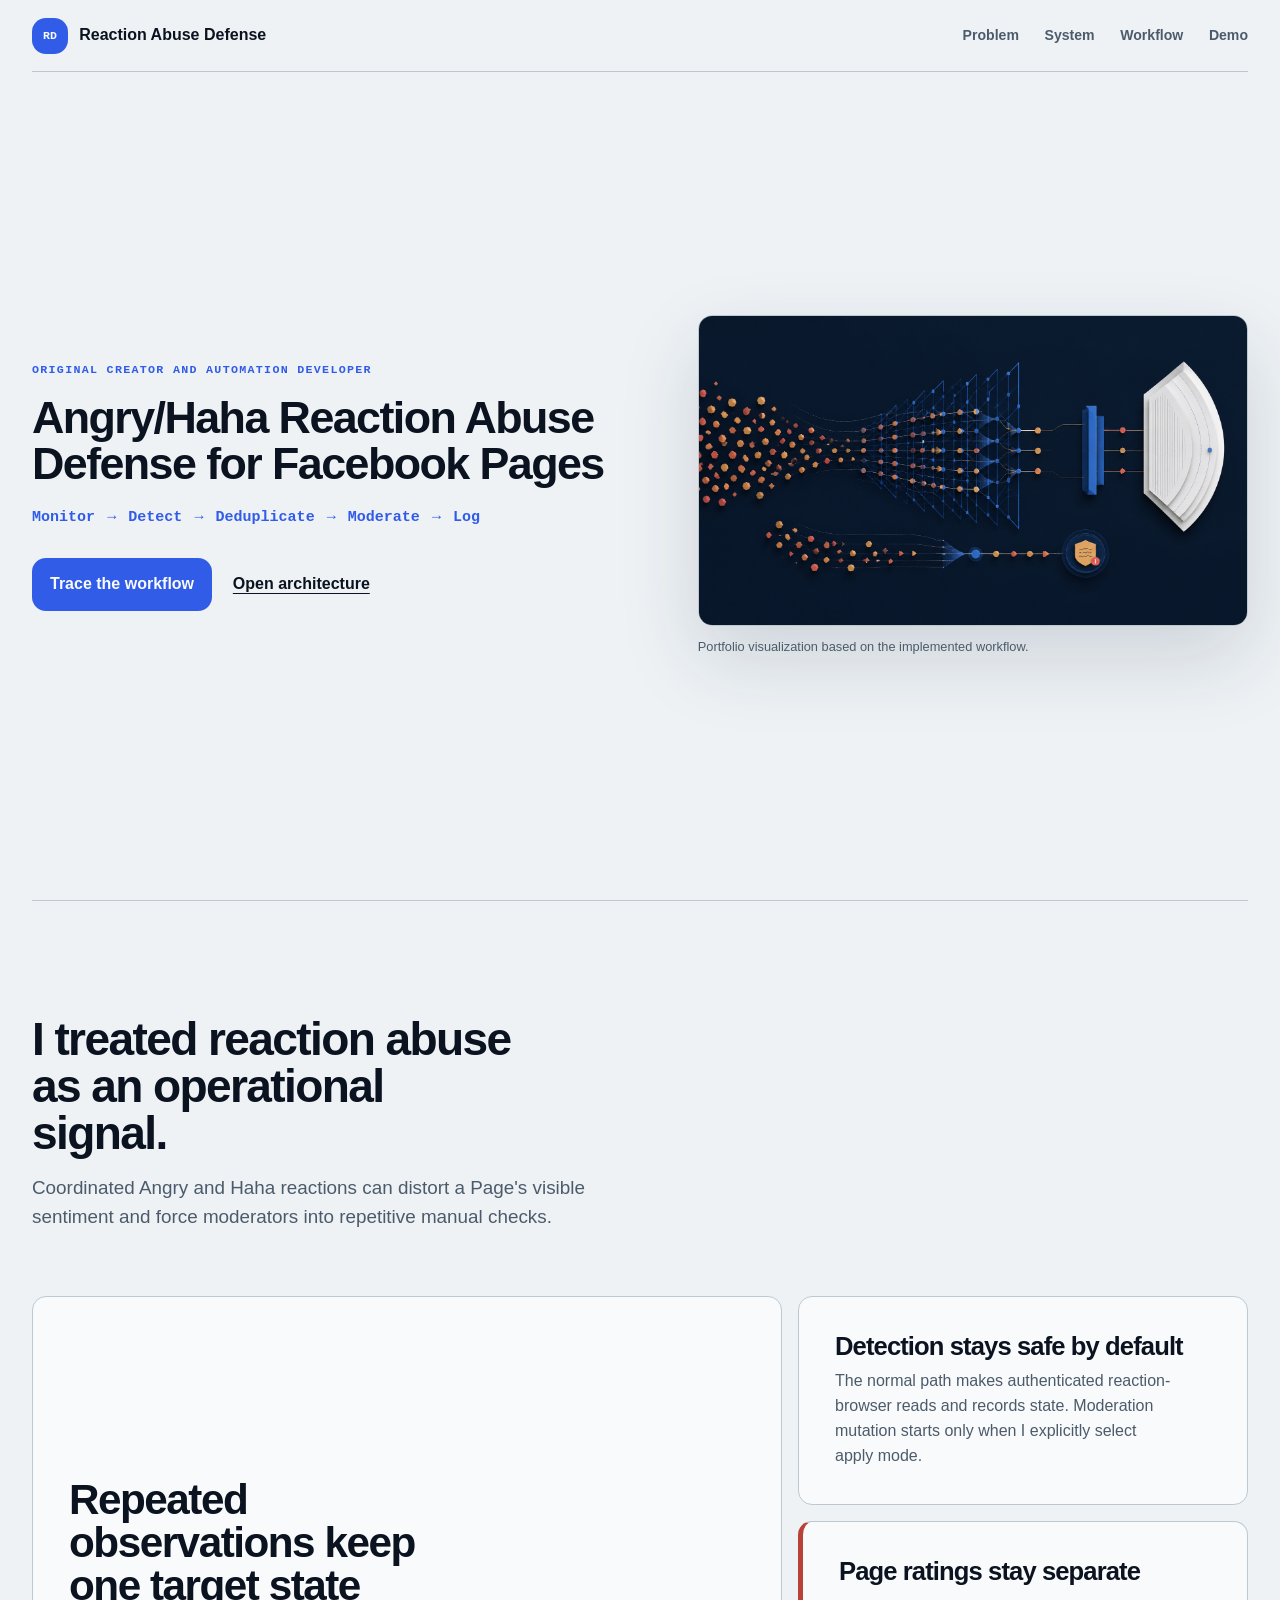
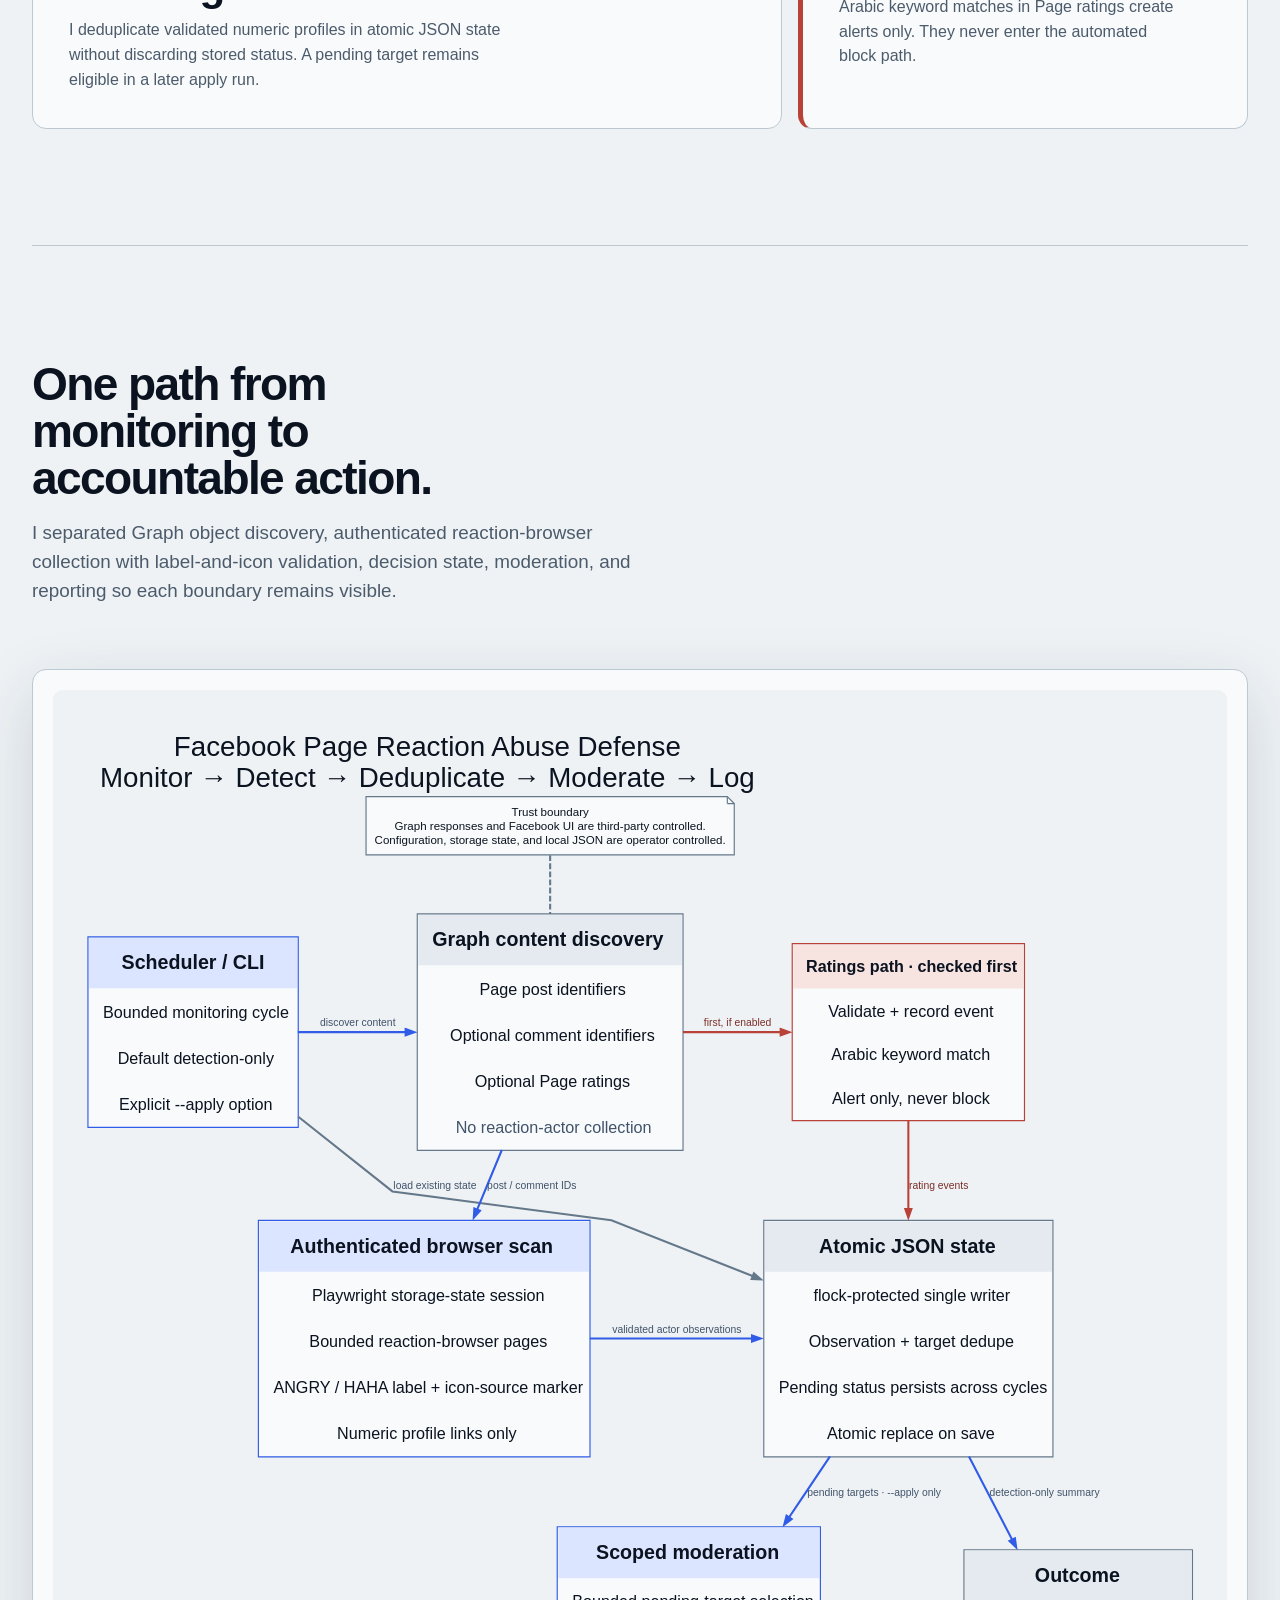
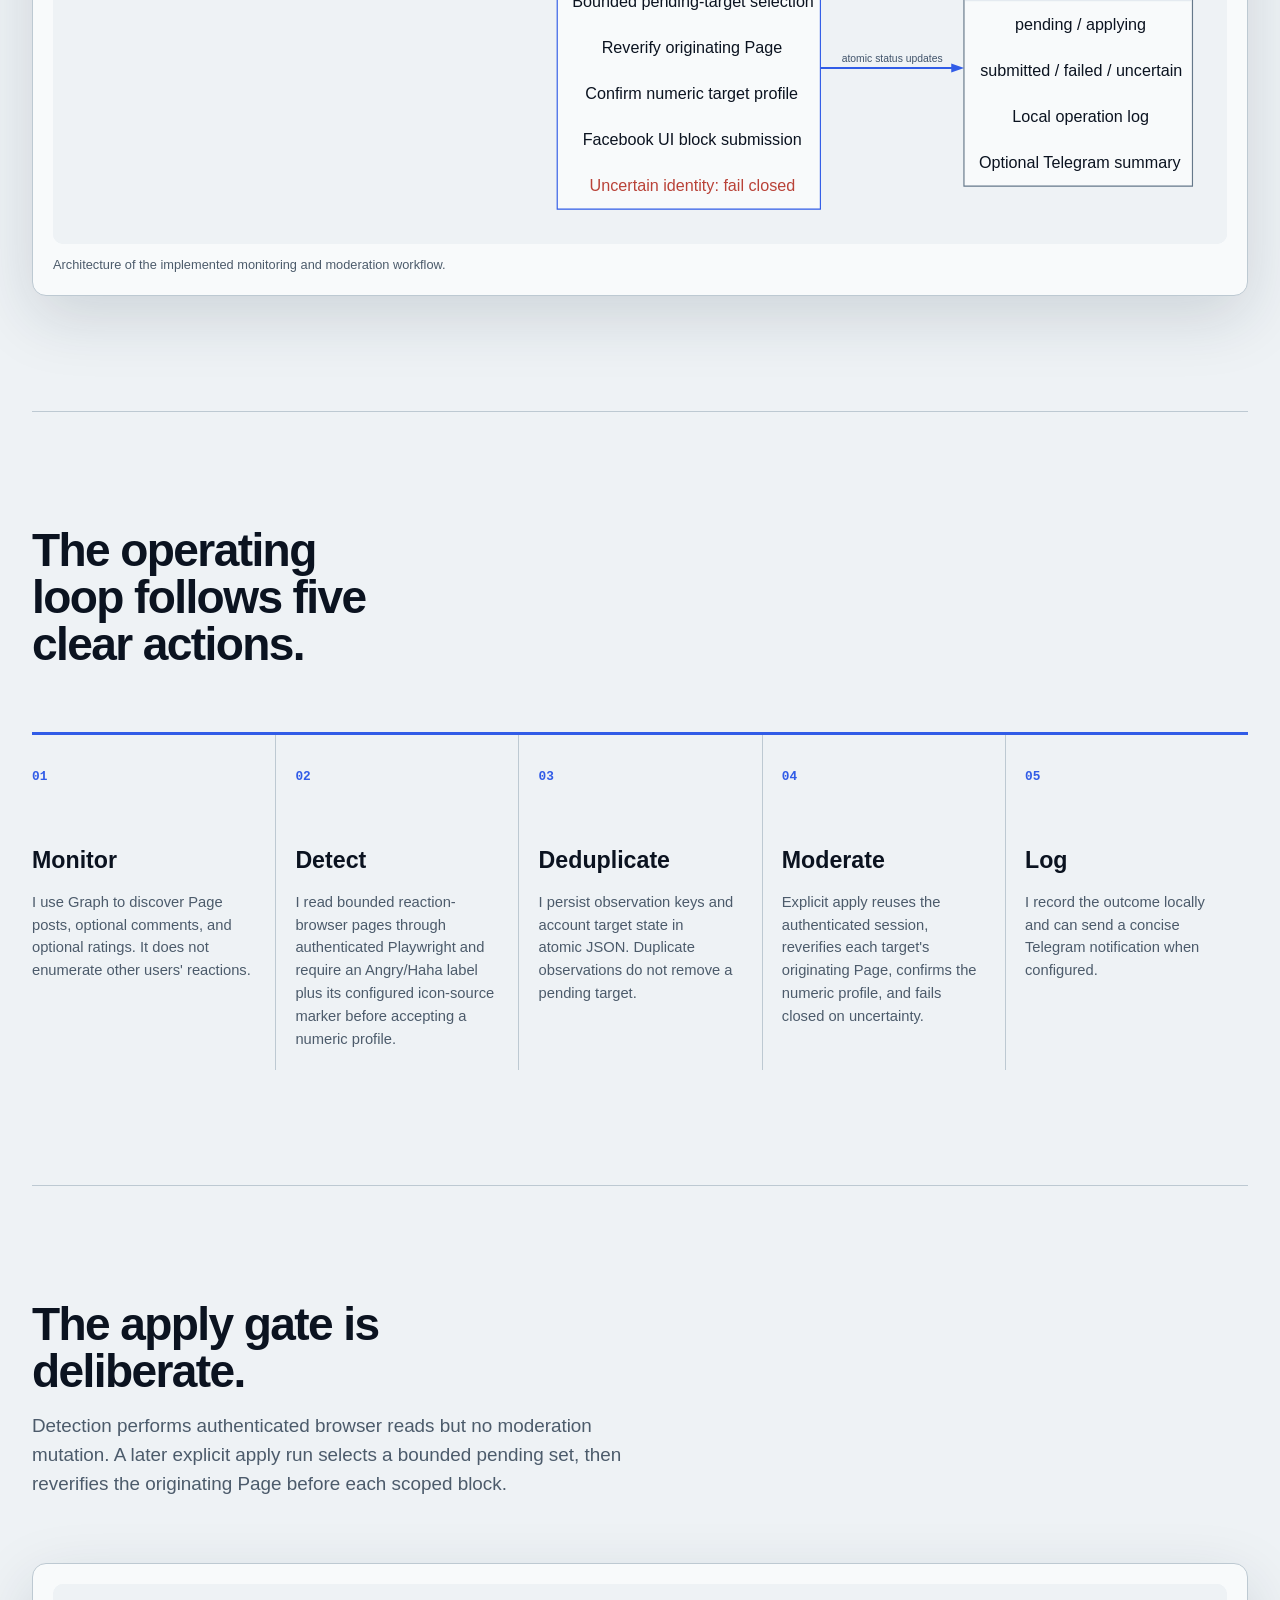
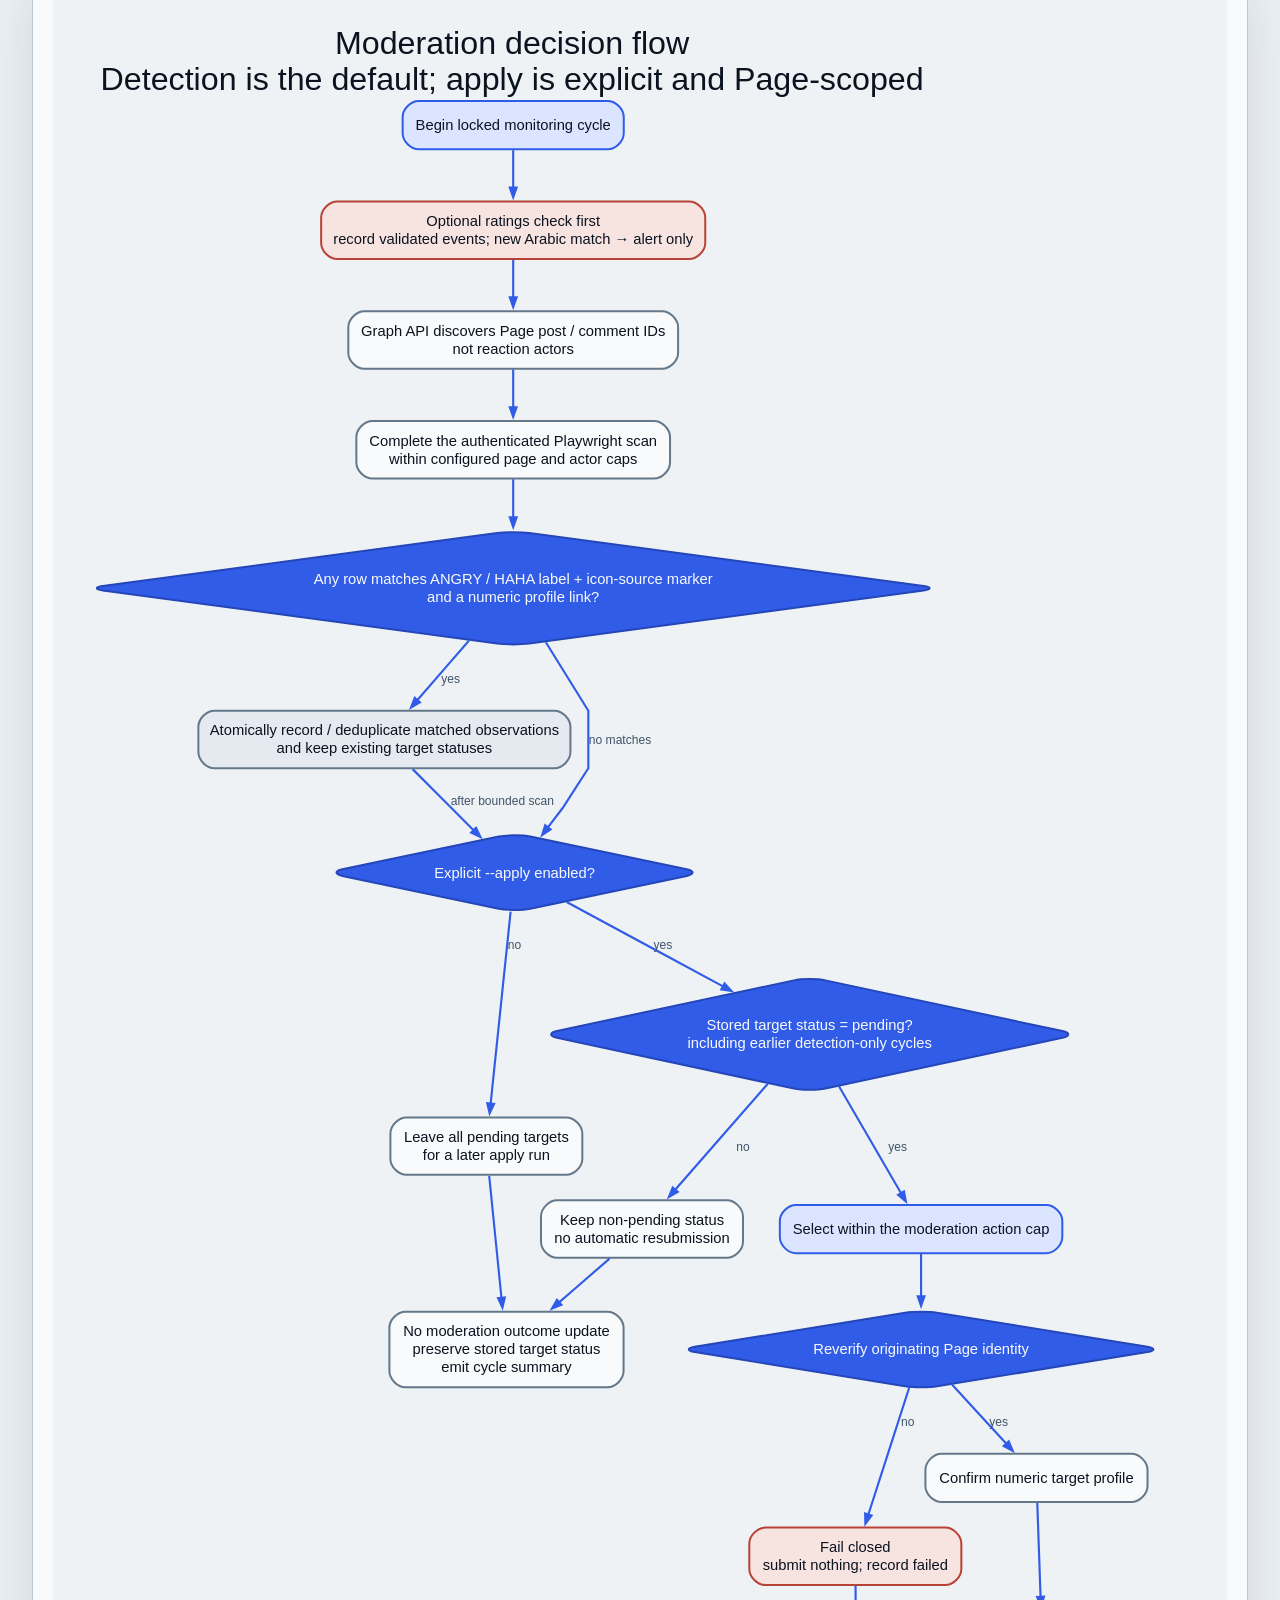
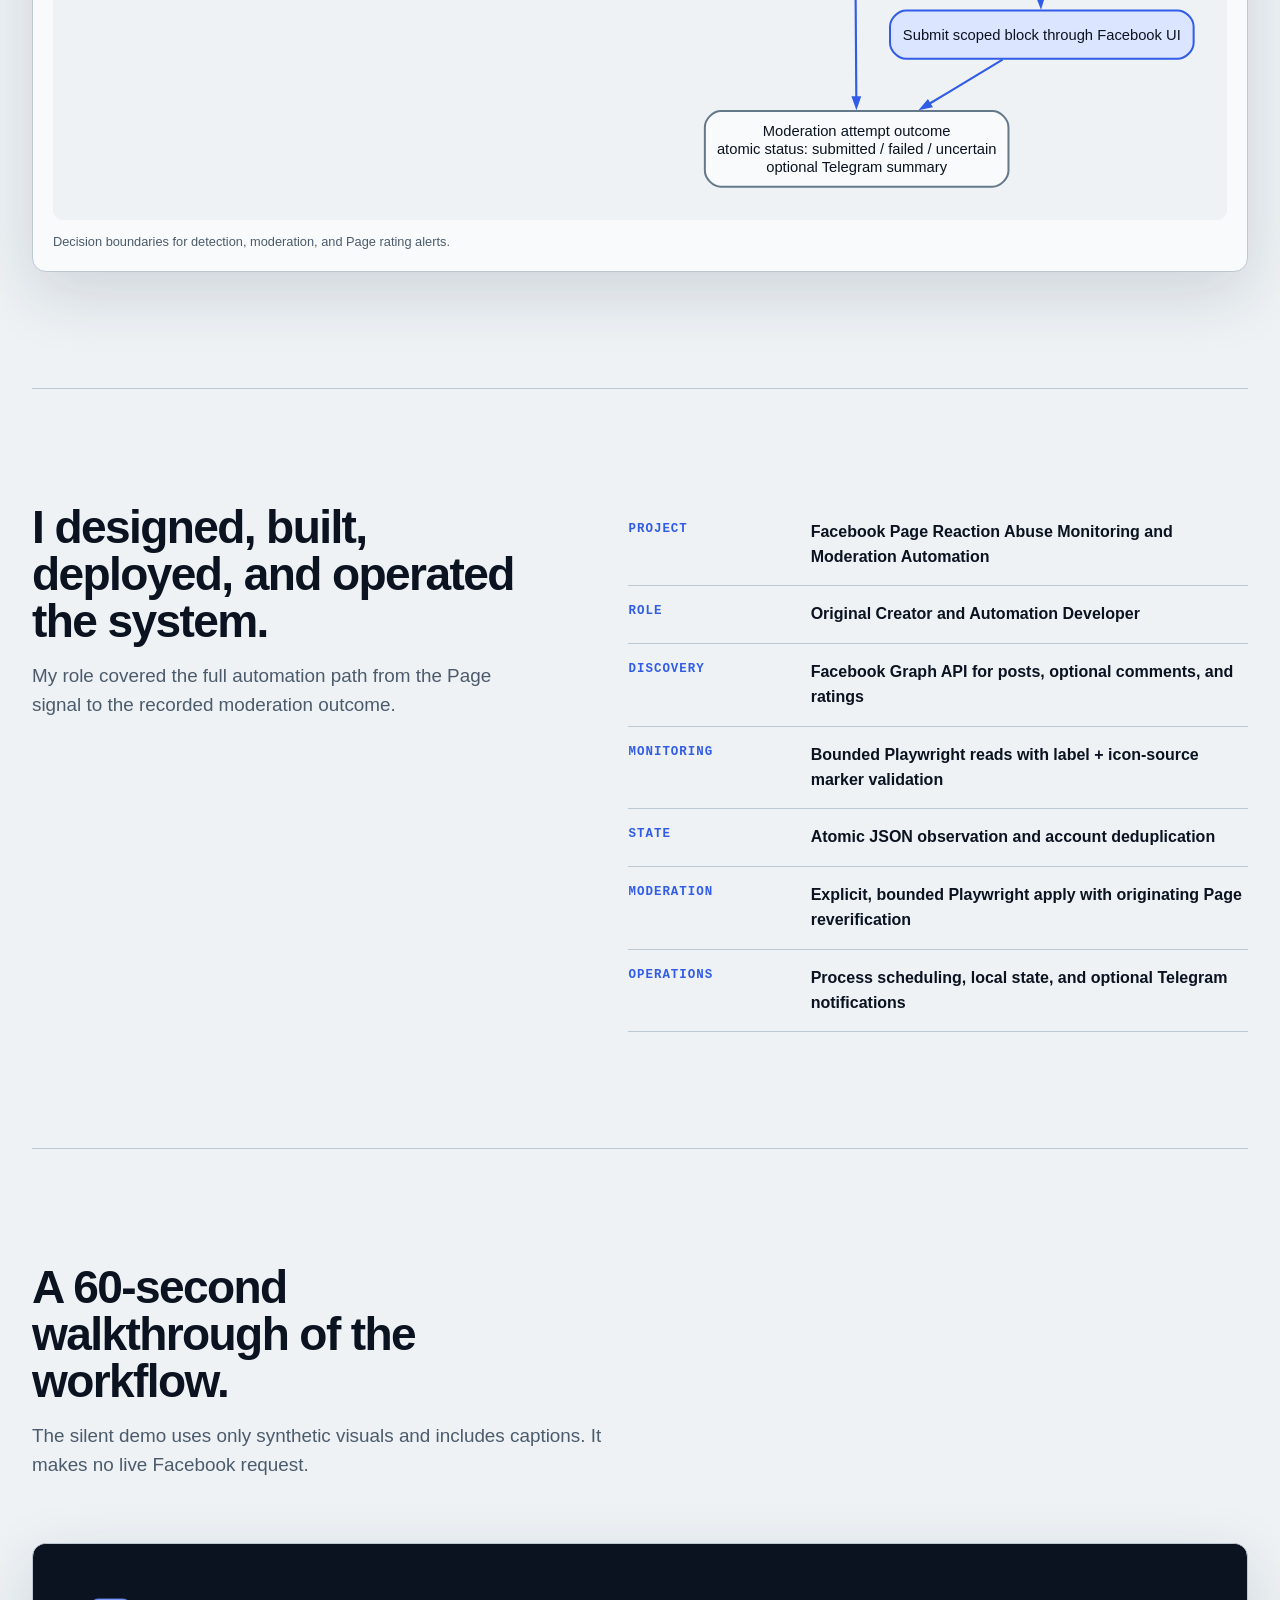
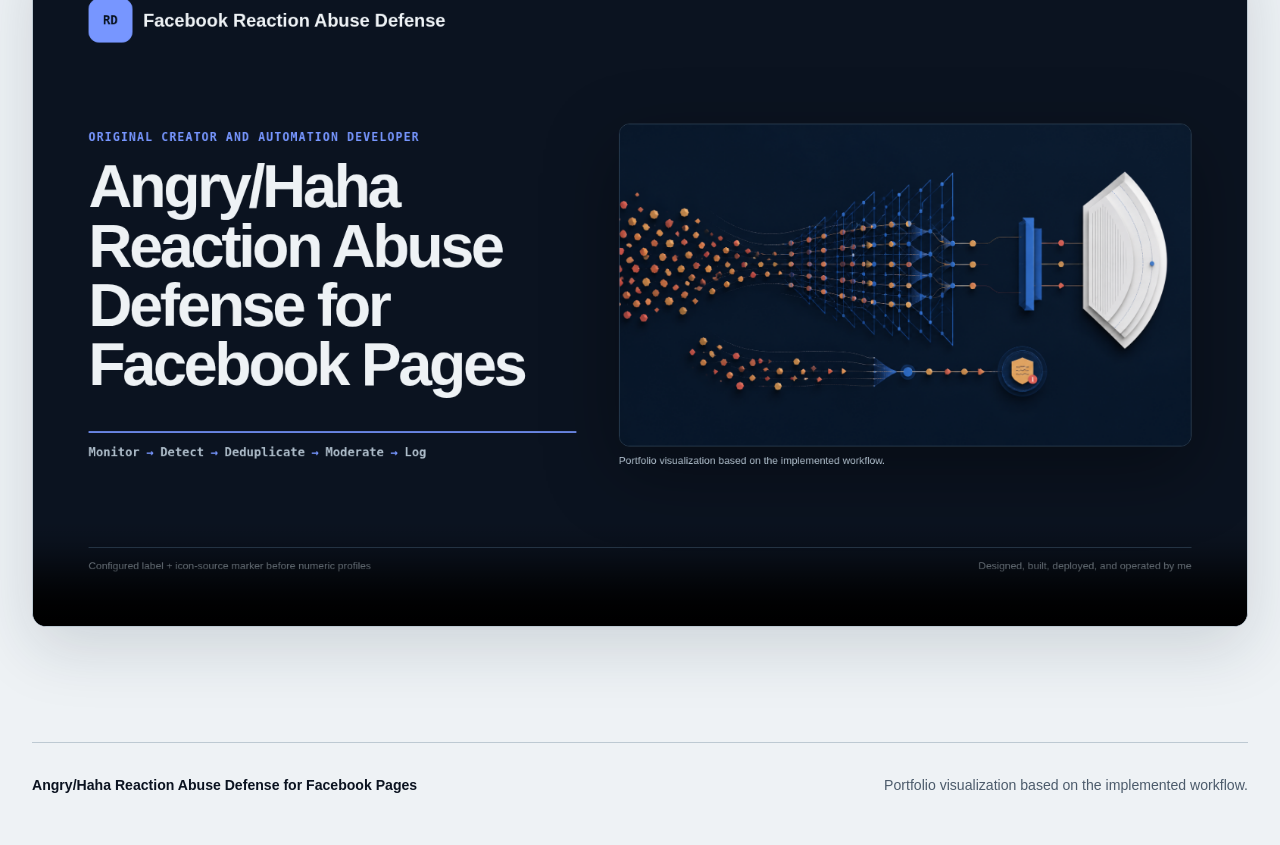
<file: showcase/index.html>
<!doctype html>
<html lang="en">
<head>
  <meta charset="utf-8">
  <meta name="viewport" content="width=device-width, initial-scale=1">
  <meta name="description" content="Facebook Page Reaction Abuse Monitoring and Moderation Automation, built and operated by its original creator.">
  <meta name="theme-color" content="#eef2f5" media="(prefers-color-scheme: light)">
  <meta name="theme-color" content="#0b1320" media="(prefers-color-scheme: dark)">
  <title>Facebook Page Reaction Abuse Monitoring and Moderation Automation</title>
  <link rel="icon" href="data:,">
  <link rel="stylesheet" href="styles.css">
</head>
<body>
  <a class="skip-link" href="#main">Skip to project</a>

  <header class="site-header">
    <a class="wordmark" href="#top" aria-label="Reaction Abuse Defense, home">
      <span class="wordmark-mark" aria-hidden="true">RD</span>
      <span>Reaction Abuse Defense</span>
    </a>
    <nav aria-label="Project navigation">
      <a href="#problem">Problem</a>
      <a href="#system">System</a>
      <a href="#workflow">Workflow</a>
      <a href="#demo">Demo</a>
    </nav>
  </header>

  <main id="main">
    <section class="hero" id="top" aria-labelledby="hero-title">
      <div class="hero-copy">
        <p class="eyebrow">Original Creator and Automation Developer</p>
        <h1 id="hero-title"><span>Angry/Haha Reaction Abuse</span><span>Defense for Facebook Pages</span></h1>
        <p class="pipeline-line" aria-label="Monitor, Detect, Deduplicate, Moderate, Log">Monitor <span aria-hidden="true">→</span> Detect <span aria-hidden="true">→</span> Deduplicate <span aria-hidden="true">→</span> Moderate <span aria-hidden="true">→</span> Log</p>
        <div class="hero-actions">
          <a class="button" href="#workflow">Trace the workflow</a>
          <a class="text-link" href="../portfolio/diagrams/architecture.svg">Open architecture</a>
        </div>
      </div>
      <figure class="hero-visual">
        <img src="assets/reaction-defense-hero.png" width="1672" height="941" fetchpriority="high" alt="Abstract reaction signals moving through monitoring, deduplication, and a controlled moderation gate.">
        <figcaption>Portfolio visualization based on the implemented workflow.</figcaption>
      </figure>
    </section>

    <section class="section problem" id="problem" aria-labelledby="problem-title">
      <div class="section-copy">
        <h2 id="problem-title">I treated reaction abuse as an operational signal.</h2>
        <p>Coordinated Angry and Haha reactions can distort a Page's visible sentiment and force moderators into repetitive manual checks.</p>
      </div>
      <div class="problem-grid">
        <article class="problem-primary">
          <h3>Repeated observations keep one target state</h3>
          <p>I deduplicate validated numeric profiles in atomic JSON state without discarding stored status. A pending target remains eligible in a later apply run.</p>
        </article>
        <article>
          <h3>Detection stays safe by default</h3>
          <p>The normal path makes authenticated reaction-browser reads and records state. Moderation mutation starts only when I explicitly select apply mode.</p>
        </article>
        <article class="problem-signal">
          <h3>Page ratings stay separate</h3>
          <p>Arabic keyword matches in Page ratings create alerts only. They never enter the automated block path.</p>
        </article>
      </div>
    </section>

    <section class="section system" id="system" aria-labelledby="system-title">
      <div class="section-copy">
        <h2 id="system-title">One path from monitoring to accountable action.</h2>
        <p>I separated Graph object discovery, authenticated reaction-browser collection with label-and-icon validation, decision state, moderation, and reporting so each boundary remains visible.</p>
      </div>
      <figure class="diagram-frame">
        <img src="assets/architecture.svg" width="1355" height="1331" loading="lazy" alt="Architecture diagram showing Scheduler and CLI control, loading existing atomic JSON state, Graph content discovery without reaction actors, authenticated bounded Playwright scanning with label and icon-marker validation, originating Page reverification, scoped Facebook UI blocking, and optional Telegram summaries.">
        <figcaption>Architecture of the implemented monitoring and moderation workflow.</figcaption>
      </figure>
    </section>

    <section class="section workflow" id="workflow" aria-labelledby="workflow-title">
      <div class="section-copy">
        <h2 id="workflow-title">The operating loop follows five clear actions.</h2>
      </div>
      <ol class="flow" aria-label="Monitor, detect, deduplicate, moderate, and log workflow">
        <li>
          <strong>Monitor</strong>
          <p>I use Graph to discover Page posts, optional comments, and optional ratings. It does not enumerate other users' reactions.</p>
        </li>
        <li>
          <strong>Detect</strong>
          <p>I read bounded reaction-browser pages through authenticated Playwright and require an Angry/Haha label plus its configured icon-source marker before accepting a numeric profile.</p>
        </li>
        <li>
          <strong>Deduplicate</strong>
          <p>I persist observation keys and account target state in atomic JSON. Duplicate observations do not remove a pending target.</p>
        </li>
        <li>
          <strong>Moderate</strong>
          <p>Explicit apply reuses the authenticated session, reverifies each target's originating Page, confirms the numeric profile, and fails closed on uncertainty.</p>
        </li>
        <li>
          <strong>Log</strong>
          <p>I record the outcome locally and can send a concise Telegram notification when configured.</p>
        </li>
      </ol>
    </section>

    <section class="section decision" aria-labelledby="decision-title">
      <div class="section-copy">
        <h2 id="decision-title">The apply gate is deliberate.</h2>
        <p>Detection performs authenticated browser reads but no moderation mutation. A later explicit apply run selects a bounded pending set, then reverifies the originating Page before each scoped block.</p>
      </div>
      <figure class="diagram-frame">
        <img src="assets/decision-flow.svg" width="1167" height="1825" loading="lazy" alt="Decision flow showing ratings checked first, Graph content discovery, a completed bounded Playwright scan with label and icon-marker validation, atomic JSON deduplication, a no-action summary without moderation status changes, explicit selection of pending targets, originating Page reverification, and scoped Facebook UI blocking.">
        <figcaption>Decision boundaries for detection, moderation, and Page rating alerts.</figcaption>
      </figure>
    </section>

    <section class="section ownership" aria-labelledby="ownership-title">
      <div>
        <h2 id="ownership-title">I designed, built, deployed, and operated the system.</h2>
        <p class="ownership-lede">My role covered the full automation path from the Page signal to the recorded moderation outcome.</p>
      </div>
      <dl>
        <div><dt>Project</dt><dd>Facebook Page Reaction Abuse Monitoring and Moderation Automation</dd></div>
        <div><dt>Role</dt><dd>Original Creator and Automation Developer</dd></div>
        <div><dt>Discovery</dt><dd>Facebook Graph API for posts, optional comments, and ratings</dd></div>
        <div><dt>Monitoring</dt><dd>Bounded Playwright reads with label + icon-source marker validation</dd></div>
        <div><dt>State</dt><dd>Atomic JSON observation and account deduplication</dd></div>
        <div><dt>Moderation</dt><dd>Explicit, bounded Playwright apply with originating Page reverification</dd></div>
        <div><dt>Operations</dt><dd>Process scheduling, local state, and optional Telegram notifications</dd></div>
      </dl>
    </section>

    <section class="section demo" id="demo" aria-labelledby="demo-title">
      <div class="section-copy">
        <h2 id="demo-title">A 60-second walkthrough of the workflow.</h2>
        <p>The silent demo uses only synthetic visuals and includes captions. It makes no live Facebook request.</p>
      </div>
      <video controls preload="metadata" poster="../portfolio/assets/wide-cover-1600x900.png?workflow=1" aria-label="Sixty-second silent walkthrough of the reaction abuse defense workflow">
        <source src="../portfolio/assets/demo-preview-60s.mp4?workflow=1" type="video/mp4">
        <track kind="captions" src="../portfolio/demo/demo-preview-60s.vtt" srclang="en" label="English" default>
        Your browser does not support embedded video. <a href="../portfolio/assets/demo-preview-60s.mp4">Download the walkthrough</a>.
      </video>
    </section>
  </main>

  <footer>
    <strong>Angry/Haha Reaction Abuse Defense for Facebook Pages</strong>
    <p>Portfolio visualization based on the implemented workflow.</p>
  </footer>
</body>
</html>
</file>
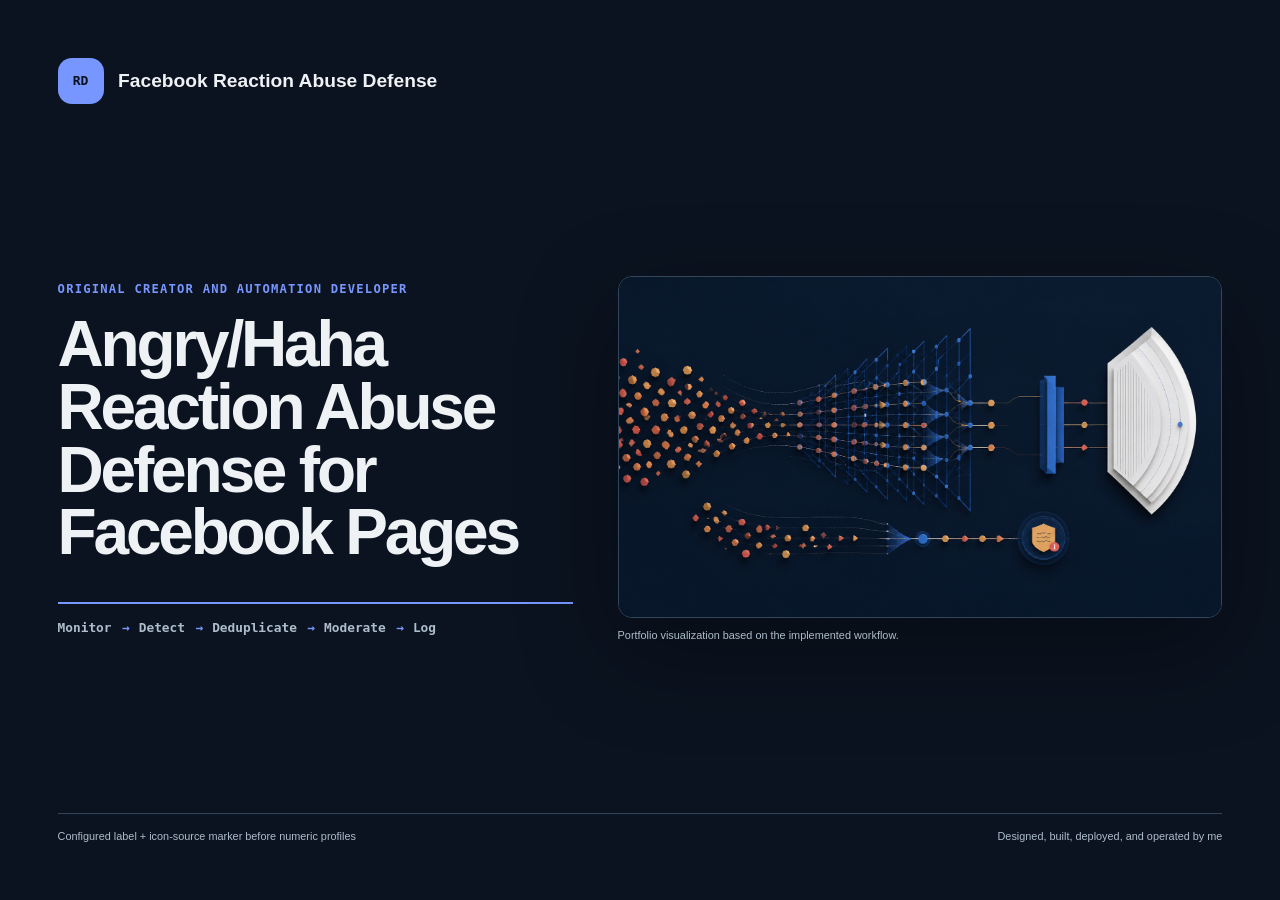
<file: showcase/cover.html>
<!doctype html>
<html lang="en">
<head>
  <meta charset="utf-8">
  <meta name="viewport" content="width=device-width, initial-scale=1">
  <title>Facebook Reaction Abuse Defense portfolio cover</title>
  <link rel="icon" href="data:,">
  <link rel="stylesheet" href="cover.css">
</head>
<body>
  <main class="cover" aria-labelledby="cover-title">
    <header>
      <span class="mark" aria-hidden="true">RD</span>
      <strong>Facebook Reaction Abuse Defense</strong>
    </header>

    <section class="copy">
      <p class="eyebrow">Original Creator and Automation Developer</p>
      <h1 id="cover-title">Angry/Haha Reaction Abuse Defense for Facebook Pages</h1>
      <ol aria-label="Workflow summary">
        <li>Monitor</li>
        <li>Detect</li>
        <li>Deduplicate</li>
        <li>Moderate</li>
        <li>Log</li>
      </ol>
    </section>

    <figure>
      <img src="assets/reaction-defense-hero.png" width="1672" height="941" alt="Abstract reaction signals moving through monitoring, deduplication, and a controlled moderation gate.">
      <figcaption>Portfolio visualization based on the implemented workflow.</figcaption>
    </figure>

    <footer>
      <p>Configured label + icon-source marker before numeric profiles</p>
      <p>Designed, built, deployed, and operated by me</p>
    </footer>
  </main>
</body>
</html>
</file>
<file: showcase/styles.css>
:root {
  color-scheme: light dark;
  --bg: #eef2f5;
  --surface: #f8fafb;
  --surface-strong: #dfe7ed;
  --ink: #0b1320;
  --muted: #4c5b6b;
  --line: #bdc9d2;
  --accent: #315ce7;
  --accent-ink: #f8fafb;
  --signal: #b94238;
  --shadow: rgb(18 41 62 / 0.15);
  --radius: 14px;
  --max: 76rem;
  --font-display: "Aptos Display", "Segoe UI Variable Display", "Helvetica Neue", sans-serif;
  --font-body: Aptos, "Segoe UI Variable Text", "Helvetica Neue", sans-serif;
  --font-mono: "Cascadia Mono", "SFMono-Regular", Consolas, monospace;
}

@media (prefers-color-scheme: dark) {
  :root {
    --bg: #0b1320;
    --surface: #111d2c;
    --surface-strong: #1a2a3d;
    --ink: #eef2f5;
    --muted: #aebdca;
    --line: #31465a;
    --accent: #7796ff;
    --accent-ink: #07111d;
    --signal: #f07b6f;
    --shadow: rgb(0 0 0 / 0.35);
  }
}

* { box-sizing: border-box; }

html {
  scroll-behavior: smooth;
  scroll-padding-top: 6rem;
}

body {
  margin: 0;
  background: var(--bg);
  color: var(--ink);
  font-family: var(--font-body);
  font-size: 1rem;
  line-height: 1.55;
  text-rendering: optimizeLegibility;
}

img,
video { max-width: 100%; }

a {
  color: inherit;
  text-underline-offset: 0.22em;
}

a:focus-visible,
video:focus-visible {
  outline: 3px solid var(--accent);
  outline-offset: 4px;
}

.skip-link {
  position: fixed;
  top: 0.75rem;
  left: 0.75rem;
  z-index: 20;
  padding: 0.7rem 1rem;
  background: var(--surface);
  border: 2px solid var(--accent);
  border-radius: var(--radius);
  transform: translateY(-160%);
}

.skip-link:focus { transform: translateY(0); }

.site-header {
  position: sticky;
  top: 0;
  z-index: 10;
  display: flex;
  align-items: center;
  justify-content: space-between;
  width: min(calc(100% - 2rem), var(--max));
  min-height: 4.5rem;
  margin: 0 auto;
  background: color-mix(in srgb, var(--bg) 92%, transparent);
  border-bottom: 1px solid var(--line);
  backdrop-filter: blur(18px);
}

.wordmark {
  display: inline-flex;
  align-items: center;
  gap: 0.7rem;
  min-height: 44px;
  font-family: var(--font-display);
  font-weight: 760;
  text-decoration: none;
  white-space: nowrap;
}

.wordmark-mark {
  display: grid;
  width: 2.25rem;
  aspect-ratio: 1;
  place-items: center;
  background: var(--accent);
  color: var(--accent-ink);
  border-radius: var(--radius);
  font-family: var(--font-mono);
  font-size: 0.72rem;
  font-weight: 800;
}

nav {
  display: flex;
  gap: clamp(0.8rem, 2vw, 1.6rem);
}

nav a {
  display: inline-flex;
  align-items: center;
  min-height: 44px;
  color: var(--muted);
  font-size: 0.88rem;
  font-weight: 650;
  text-decoration: none;
}

nav a:hover { color: var(--ink); text-decoration: underline; }

main,
footer {
  width: min(calc(100% - 2rem), var(--max));
  margin-inline: auto;
}

.hero {
  display: grid;
  grid-template-columns: minmax(0, 1.05fr) minmax(0, 0.95fr);
  gap: clamp(2.5rem, 4.5vw, 4rem);
  align-items: center;
  min-height: calc(100dvh - 4.5rem);
  padding: clamp(2.5rem, 7vh, 5rem) 0;
}

.eyebrow {
  margin: 0 0 1rem;
  color: var(--accent);
  font-family: var(--font-mono);
  font-size: 0.73rem;
  font-weight: 800;
  letter-spacing: 0.11em;
  text-transform: uppercase;
}

h1,
h2,
h3,
p { text-wrap: pretty; }

h1,
h2,
h3 {
  margin-top: 0;
  font-family: var(--font-display);
  line-height: 1.02;
  letter-spacing: -0.035em;
}

h1 {
  max-width: none;
  margin-bottom: 1.25rem;
  font-size: clamp(2.6rem, 3.5vw, 3.35rem);
  font-weight: 760;
}

h1 span { display: block; white-space: nowrap; }

h2 {
  max-width: 19ch;
  margin-bottom: 1rem;
  font-size: clamp(2rem, 3.6vw, 3.6rem);
  font-weight: 720;
}

h3 {
  margin-bottom: 0.65rem;
  font-size: clamp(1.25rem, 2vw, 1.6rem);
}

.pipeline-line {
  margin: 0 0 1.25rem;
  color: var(--accent);
  font-family: var(--font-mono);
  font-size: clamp(0.78rem, 1.25vw, 0.94rem);
  font-weight: 750;
}

.pipeline-line span { padding-inline: 0.2em; }

.lede,
.section-copy > p,
.ownership-lede {
  max-width: 59ch;
  margin: 0;
  color: var(--muted);
  font-size: clamp(1.02rem, 1.5vw, 1.18rem);
}

.hero-actions {
  display: flex;
  flex-wrap: wrap;
  gap: 0.8rem 1.3rem;
  align-items: center;
  margin-top: 1.8rem;
}

.button,
.text-link {
  display: inline-flex;
  align-items: center;
  justify-content: center;
  min-height: 46px;
  font-weight: 750;
  white-space: nowrap;
}

.button {
  padding: 0.75rem 1rem;
  background: var(--accent);
  color: var(--accent-ink);
  border: 2px solid var(--accent);
  border-radius: var(--radius);
  text-decoration: none;
}

.button:hover { background: color-mix(in srgb, var(--accent) 84%, var(--ink)); }
.button:active { transform: translateY(1px); }
.text-link { color: var(--ink); }

.hero-visual { margin: 0; }

.hero-visual img {
  display: block;
  width: 100%;
  height: auto;
  border: 1px solid var(--line);
  border-radius: var(--radius);
  box-shadow: 0 2rem 5rem var(--shadow);
}

figcaption {
  margin-top: 0.7rem;
  color: var(--muted);
  font-size: 0.8rem;
}

.section {
  padding: clamp(4.5rem, 9vw, 8rem) 0;
  border-top: 1px solid var(--line);
}

.section-copy { margin-bottom: clamp(2rem, 5vw, 4rem); }

.problem-grid {
  display: grid;
  grid-template-columns: minmax(0, 1.25fr) minmax(0, 0.75fr);
  gap: 1rem;
}

.problem-grid article {
  min-height: 13rem;
  padding: clamp(1.4rem, 3vw, 2.25rem);
  background: var(--surface);
  border: 1px solid var(--line);
  border-radius: var(--radius);
}

.problem-grid p { max-width: 50ch; margin: 0; color: var(--muted); }
.problem-primary { grid-row: span 2; display: flex; flex-direction: column; justify-content: flex-end; }
.problem-primary h3 { max-width: 16ch; font-size: clamp(2rem, 3.3vw, 3.15rem); }
.problem-signal { border-left: 5px solid var(--signal) !important; }

.diagram-frame {
  margin: 0;
  padding: clamp(0.75rem, 2vw, 1.25rem);
  background: var(--surface);
  border: 1px solid var(--line);
  border-radius: var(--radius);
  box-shadow: 0 1.3rem 4rem var(--shadow);
}

.diagram-frame img {
  display: block;
  width: 100%;
  height: auto;
  background: #eef2f5;
  border-radius: calc(var(--radius) - 4px);
}

.flow {
  display: grid;
  grid-template-columns: repeat(5, minmax(0, 1fr));
  gap: 0;
  margin: 0;
  padding: 0;
  border-top: 3px solid var(--accent);
  list-style: none;
  counter-reset: action;
}

.flow li {
  position: relative;
  min-height: 16rem;
  padding: 2rem 1.2rem 1.2rem 0;
  counter-increment: action;
}

.flow li + li { padding-left: 1.2rem; border-left: 1px solid var(--line); }
.flow li::before { display: block; margin-bottom: 3.5rem; color: var(--accent); content: counter(action, decimal-leading-zero); font-family: var(--font-mono); font-size: 0.8rem; font-weight: 800; }
.flow strong { font-family: var(--font-display); font-size: 1.45rem; }
.flow p { margin: 0.75rem 0 0; color: var(--muted); font-size: 0.92rem; }

.ownership {
  display: grid;
  grid-template-columns: minmax(0, 0.9fr) minmax(0, 1.1fr);
  gap: clamp(2rem, 7vw, 7rem);
  align-items: start;
}

.ownership dl { margin: 0; }
.ownership dl div { display: grid; grid-template-columns: minmax(7rem, 0.38fr) minmax(0, 1fr); gap: 1rem; padding: 1rem 0; border-bottom: 1px solid var(--line); }
.ownership dt { color: var(--accent); font-family: var(--font-mono); font-size: 0.78rem; font-weight: 800; text-transform: uppercase; letter-spacing: 0.08em; }
.ownership dd { margin: 0; font-weight: 650; }

.demo video {
  display: block;
  width: 100%;
  aspect-ratio: 16 / 9;
  background: #0b1320;
  border: 1px solid var(--line);
  border-radius: var(--radius);
  box-shadow: 0 1.3rem 4rem var(--shadow);
}

footer {
  display: flex;
  justify-content: space-between;
  gap: 2rem;
  padding: 2rem 0 3rem;
  color: var(--muted);
  border-top: 1px solid var(--line);
  font-size: 0.88rem;
}

footer strong { color: var(--ink); }
footer p { margin: 0; }

@media (max-width: 900px) {
  .hero,
  .ownership { grid-template-columns: 1fr; }
  .hero { min-height: auto; padding-top: 3rem; }
  .hero-copy { max-width: 44rem; }
  .hero-visual { max-width: 46rem; }
  .flow { grid-template-columns: 1fr 1fr; }
  .flow li { min-height: 13rem; border-bottom: 1px solid var(--line); }
  .flow li + li { border-left: 0; }
  .flow li:nth-child(even) { padding-left: 1.2rem; border-left: 1px solid var(--line); }
  .flow li:last-child { grid-column: 1 / -1; min-height: auto; }
}

@media (max-width: 680px) {
  html { scroll-padding-top: 8.5rem; }
  .site-header { align-items: flex-start; flex-direction: column; justify-content: center; min-height: 7.5rem; padding: 0.55rem 0; }
  nav { width: 100%; overflow-x: auto; gap: 1.15rem; scrollbar-width: none; }
  nav::-webkit-scrollbar { display: none; }
  h1 { font-size: clamp(2.3rem, 12vw, 3.6rem); }
  h1 span { white-space: normal; }
  .hero { gap: 2rem; padding: 2.5rem 0 4rem; }
  .problem-grid,
  .flow { grid-template-columns: 1fr; }
  .problem-primary { grid-row: auto; }
  .problem-grid article { min-height: auto; }
  .problem-primary h3 { font-size: 1.6rem; }
  .flow li,
  .flow li:nth-child(even) { min-height: auto; padding: 1.5rem 0; border-left: 0; }
  .flow li:last-child { grid-column: auto; }
  .flow li::before { margin-bottom: 1.1rem; }
  .ownership dl div { grid-template-columns: 1fr; gap: 0.35rem; }
  footer { flex-direction: column; }
}

@media (prefers-reduced-motion: reduce) {
  html { scroll-behavior: auto; }
  *,
  *::before,
  *::after { transition-duration: 0.01ms !important; animation-duration: 0.01ms !important; animation-iteration-count: 1 !important; }
}

@media (forced-colors: active) {
  .wordmark-mark,
  .button { border: 2px solid ButtonText; }
  .problem-signal { border-left-color: Highlight !important; }
}
</file>
<file: showcase/cover.css>
:root {
  color-scheme: dark;
  --bg: #0b1320;
  --surface: #111d2c;
  --ink: #eef2f5;
  --muted: #aebdca;
  --line: #31465a;
  --accent: #7796ff;
  --radius: 14px;
  --font-display: "Aptos Display", "Segoe UI Variable Display", "Helvetica Neue", sans-serif;
  --font-body: Aptos, "Segoe UI Variable Text", "Helvetica Neue", sans-serif;
  --font-mono: "Cascadia Mono", "SFMono-Regular", Consolas, monospace;
}

* { box-sizing: border-box; }

html,
body {
  width: 100%;
  height: 100%;
  margin: 0;
  overflow: hidden;
}

body {
  background: var(--bg);
  color: var(--ink);
  font-family: var(--font-body);
}

.cover {
  display: grid;
  grid-template-columns: minmax(0, 0.92fr) minmax(0, 1.08fr);
  grid-template-rows: auto minmax(0, 1fr) auto;
  gap: clamp(1.5rem, 3.5vw, 4.5rem);
  width: 100%;
  height: 100%;
  padding: clamp(2rem, 4.5vw, 5rem);
  background: var(--bg);
}

header {
  grid-column: 1 / -1;
  display: flex;
  align-items: center;
  gap: 0.9rem;
  font-size: clamp(1rem, 1.5vw, 1.6rem);
}

.mark {
  display: grid;
  width: clamp(2.7rem, 3.6vw, 4rem);
  aspect-ratio: 1;
  place-items: center;
  background: var(--accent);
  color: #07111d;
  border-radius: var(--radius);
  font-family: var(--font-mono);
  font-size: 0.68em;
  font-weight: 800;
}

.copy {
  align-self: center;
  min-width: 0;
}

.eyebrow {
  margin: 0 0 1.1rem;
  color: var(--accent);
  font-family: var(--font-mono);
  font-size: clamp(0.65rem, 0.95vw, 1rem);
  font-weight: 800;
  letter-spacing: 0.1em;
  text-transform: uppercase;
}

h1 {
  max-width: 13ch;
  margin: 0;
  font-family: var(--font-display);
  font-size: clamp(3rem, 5vw, 5.7rem);
  font-weight: 760;
  line-height: 0.98;
  letter-spacing: -0.05em;
  text-wrap: balance;
}

ol {
  display: flex;
  flex-wrap: wrap;
  gap: 0.65rem 1.7rem;
  margin: clamp(1.5rem, 3vw, 3rem) 0 0;
  padding: 1rem 0 0;
  border-top: 2px solid var(--accent);
  list-style: none;
}

li {
  position: relative;
  color: var(--muted);
  font-family: var(--font-mono);
  font-size: clamp(0.7rem, 1vw, 1rem);
  font-weight: 700;
}

li:not(:last-child)::after {
  position: absolute;
  right: -1.15rem;
  color: var(--accent);
  content: "→";
}

figure {
  align-self: center;
  min-width: 0;
  margin: 0;
}

img {
  display: block;
  width: 100%;
  height: auto;
  max-height: 64vh;
  object-fit: cover;
  border: 1px solid var(--line);
  border-radius: var(--radius);
  box-shadow: 0 2rem 6rem rgb(0 0 0 / 0.35);
}

figcaption {
  margin-top: 0.7rem;
  color: var(--muted);
  font-size: clamp(0.68rem, 0.85vw, 0.9rem);
}

footer {
  grid-column: 1 / -1;
  display: flex;
  justify-content: space-between;
  gap: 2rem;
  padding-top: 1rem;
  color: var(--muted);
  border-top: 1px solid var(--line);
  font-size: clamp(0.68rem, 0.85vw, 0.9rem);
}

footer p { margin: 0; }

@media (max-aspect-ratio: 1.4 / 1) {
  .cover {
    grid-template-columns: 1fr;
    grid-template-rows: auto auto minmax(0, 1fr) auto;
    gap: clamp(1.2rem, 2.5vh, 2.3rem);
  }

  header,
  footer { grid-column: auto; }

  .copy {
    display: grid;
    grid-template-columns: minmax(0, 1fr) minmax(0, 0.8fr);
    gap: 1.5rem;
    align-items: end;
  }

  .eyebrow { grid-column: 1 / -1; margin-bottom: 0; }
  h1 { max-width: 15ch; font-size: clamp(2.7rem, 6.4vw, 5.5rem); }
  ol { align-self: end; margin: 0; }
  figure { align-self: stretch; min-height: 0; }
  img { width: 100%; height: 100%; max-height: none; object-position: center; }
  figcaption { display: none; }
}
</file>
